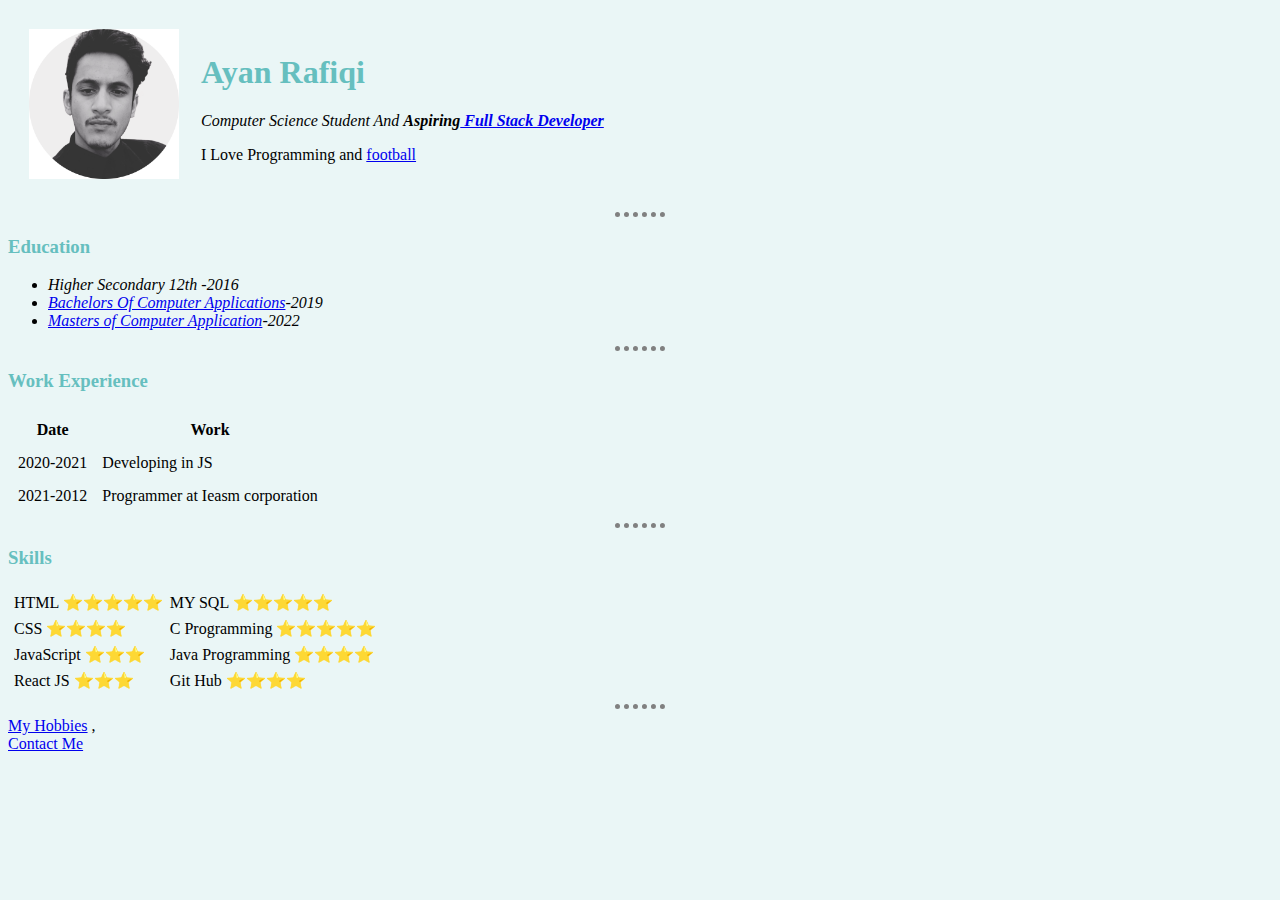
<file: 1. HTML- Personal Site/index.html>
<!DOCTYPE html>
<html>
  <head>
    <meta charset="utf-8" />
    <title>Ayan Rafiqi`s Personal site</title>
     <link rel="stylesheet" href="Css\styles.css">
  </head>

  <body  >
    <table cellspacing='20'>
     <tr>
        <td><img src= 'Images/ayanpic.png'alt='No Image found' height="150" width="150"></td> 
        <td>
            <h1>Ayan Rafiqi</h1>
            <p>
              <em>
                Computer Science Student And <strong> Aspiring<a href='https://www.freecodecamp.org/news/what-is-a-full-stack-developer-back-end-front-end-full-stack-engineer/https://www.freecodecamp.org/news/what-is-a-full-stack-developer-back-end-front-end-full-stack-engineer/'> Full Stack
                    Developer</a></strong> 
              </em>
            </p>
            <p>I Love Programming and <a href='https://en.wikipedia.org/wiki/Football' >football </a> </p>


        </td>
     </tr>
    </table>
    <hr />

<h3>Education</h3>
   <ul><em>
    <li>Higher Secondary 12th -2016</li>
    <li><a href='https://collegedunia.com/courses/bachelor-of-computer-applications-bca'>Bachelors Of Computer Applications</a>-2019</li>
    <li> <a href='https://www.sarvgyan.com/courses/mca'>Masters of Computer Application</a>-2022</li>
    </em></ul> 
<hr>
<h3> Work Experience </h3>
<table cellpadding='5'cellspacing='5'>
<thead>
    <tr>
            <th> Date </th>
            <th> Work </th>
    </tr>
    </thead>
<tbody>
    <tr>
        <td> 2020-2021 </td>
        <td>Developing in JS </td>
        </tr>
    <tr>
        <td>2021-2012</td>
        <td>Programmer at Ieasm corporation</td>
    </tr>
    </tbody>
        
</table>
<hr>
<h3>Skills</h3>
<table  cellspacing='5'>
<tr>
    <td>HTML  ⭐⭐⭐⭐⭐</td>
    <td>MY SQL  ⭐⭐⭐⭐⭐</td>    
</tr>
<tr>
    <td>CSS  ⭐⭐⭐⭐</td>
    <td>C Programming ⭐⭐⭐⭐⭐</td>    
</tr>
<tr>
    <td>JavaScript  ⭐⭐⭐</td>
    <td>Java Programming  ⭐⭐⭐⭐</td>    
</tr>
<tr>
    <td>React JS  ⭐⭐⭐</td>
    <td>Git Hub ⭐⭐⭐⭐</td>    
</tr>

</table>








<hr>
 <a href='hobbies.html'>My Hobbies</a> ,</br>
 <a href='contact-me.html'>Contact Me</a>

  
  </body>
</html>
</file>
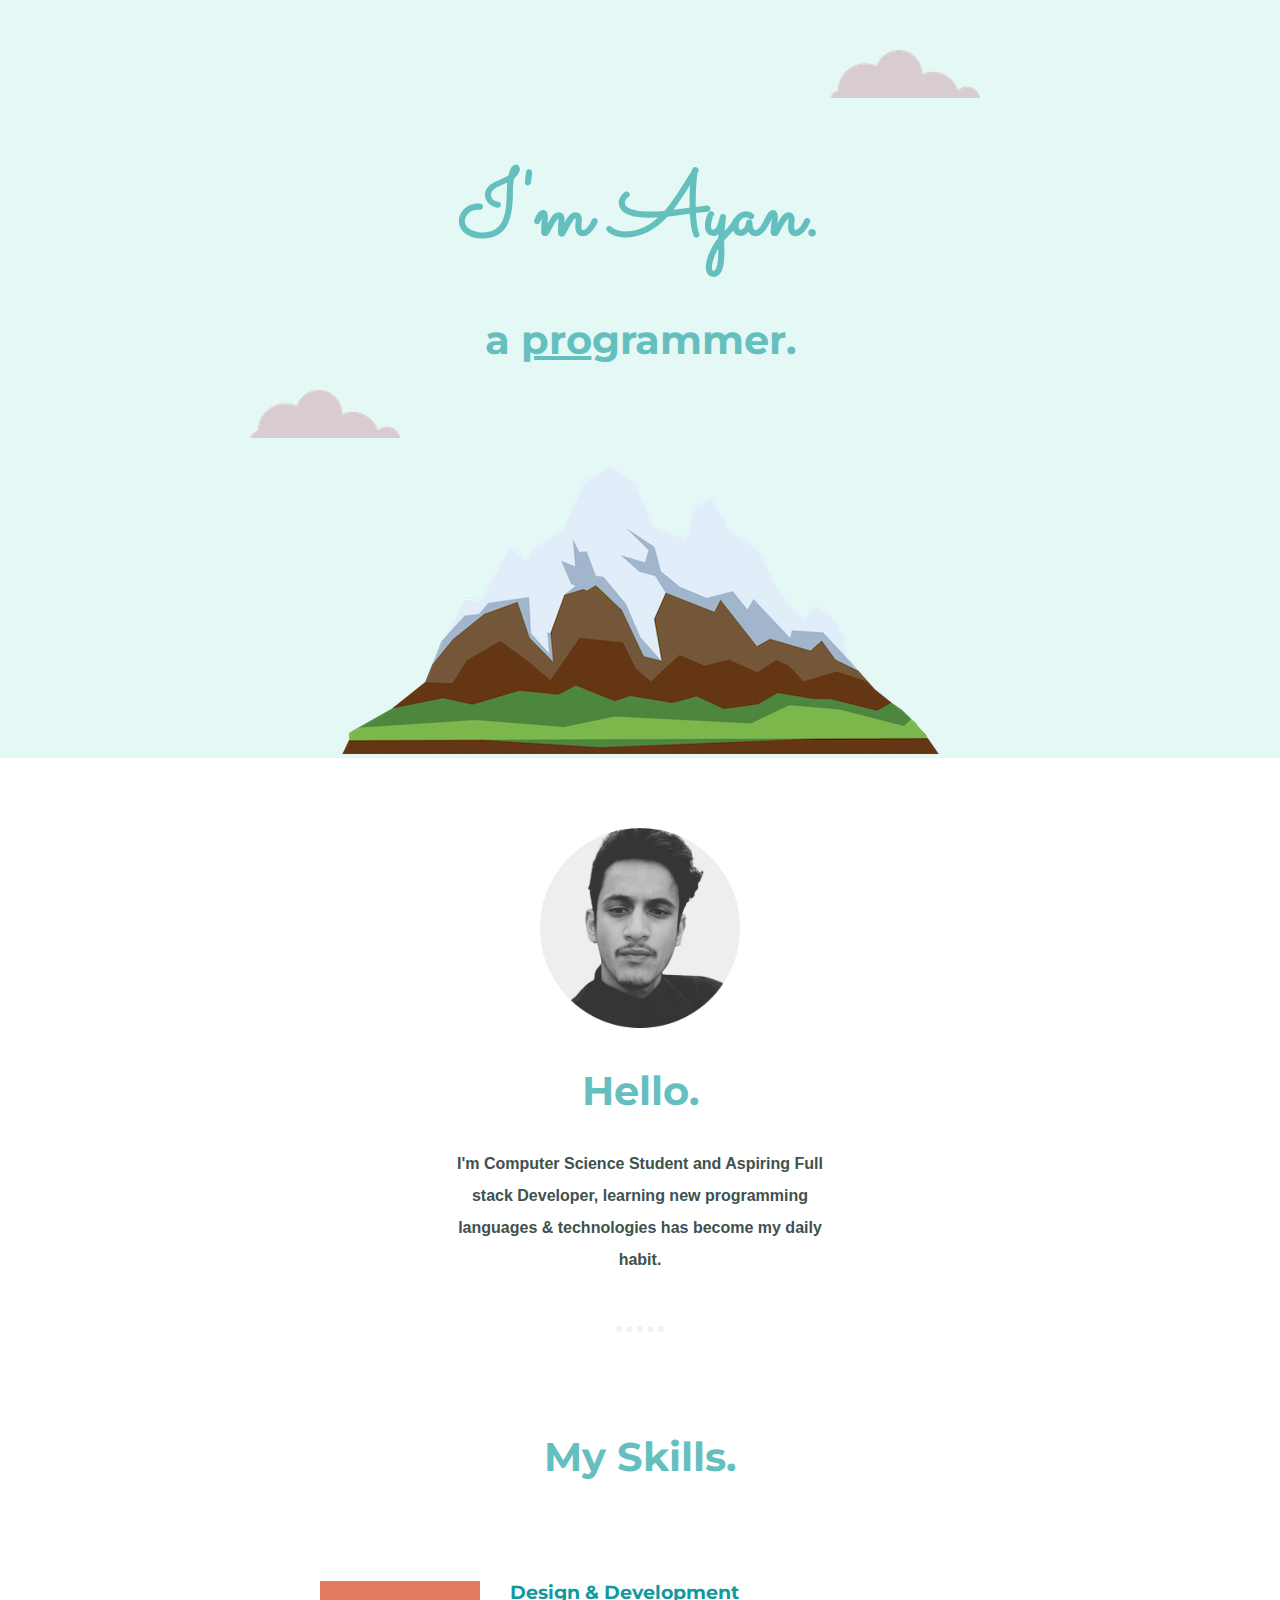
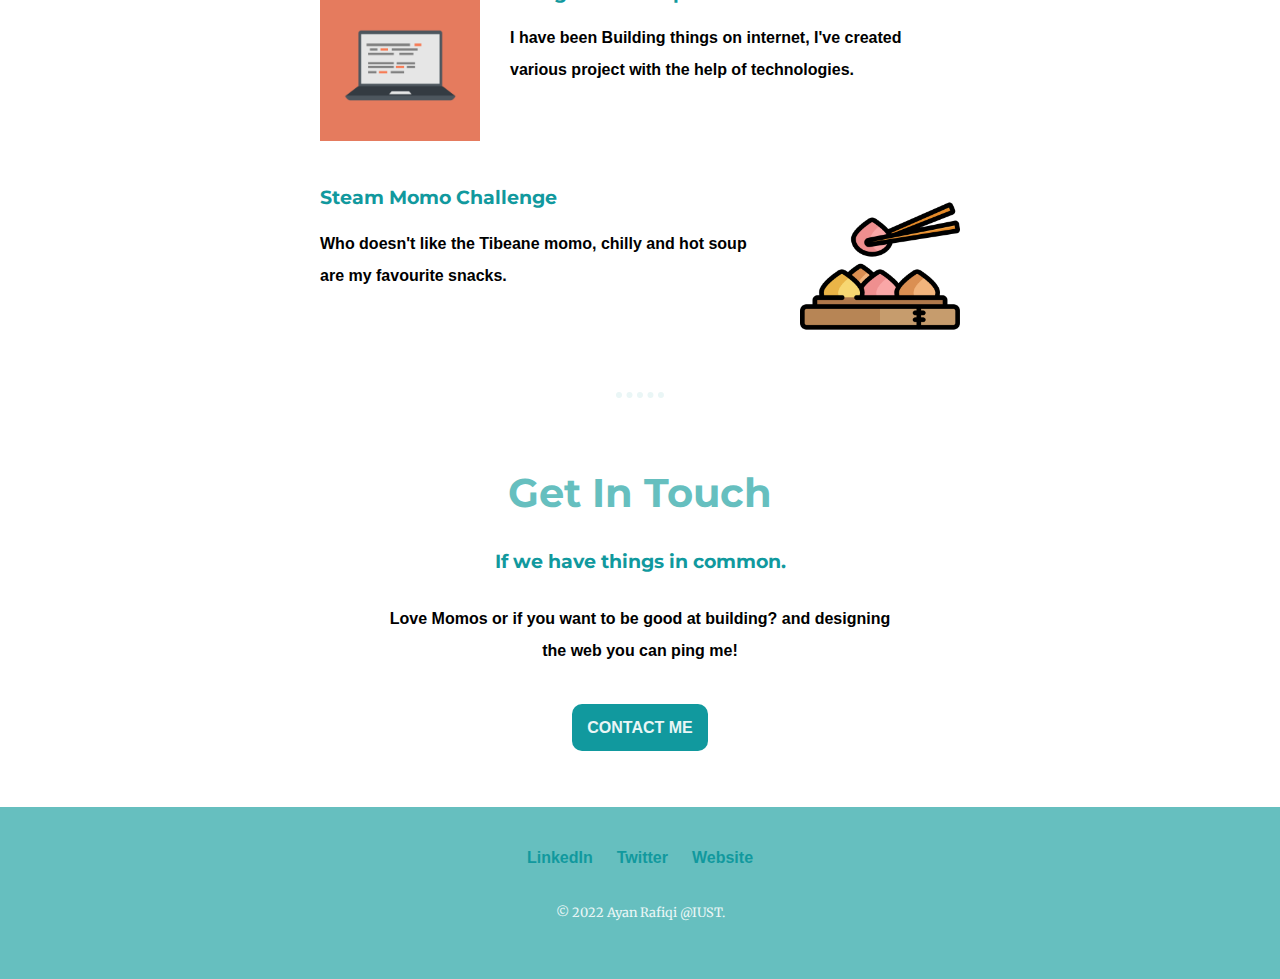
<file: 2. CSS- My Site/index.html>
<!DOCTYPE html>
<html>
  <head>
    <title>Ayan Rafiqi</title>
    <meta charset="utf-8" />
    <link rel="stylesheet" href="css/styles.css" />
    <link rel="icon" href="favicon.ico" />
    <link rel="preconnect" href="https://fonts.googleapis.com" />
    <link rel="preconnect" href="https://fonts.gstatic.com" crossorigin />
    <link
      href="https://fonts.googleapis.com/css2?family=Merriweather:ital,wght@1,300&family=Montserrat:wght@100&family=Sacramento&display=swap"
      rel="stylesheet"
    />
  </head>
  <body>
    <div class="top-container">
      <img class="top-cloud" src="images/cloud.png" alt="cloud-image" />
      <h1>I'm Ayan.</h1>
      <h2>a <span class="pro">pro</span>grammer.</h2>

      <img class="bottom-cloud" src="images/cloud.png" alt="cloud-image" />
      <img src="images/mountain.png" alt="moutain-image" />
    </div>
    <div class="middle-container">
      <div class="profile">
        <img
          src="images/ayanpic.png"
          alt="profile pic"
          height="200"
          width="200"
        />
        <h2>Hello.</h2>
        <p class="my-description">
          I'm Computer Science Student and Aspiring Full stack Developer,
          learning new programming languages & technologies has become my daily
          habit.
        </p>
      </div>

      <hr />
      <div class="skills">
        <h2>My Skills.</h2>
        <div class="skill-row">
          <img class="skill-img" src="images/computer.png" alt="my skills" />
          <h3>Design & Development</h3>
          <p class="design-para">
            I have been Building things on internet, I've created various
            project with the help of technologies.
          </p>
        </div>
        <div class="skill-row">
          <img class="momo-img" src="images/momo.png" alt="" />
          <h3>Steam Momo Challenge</h3>
          <p class="momo-para">
            Who doesn't like the Tibeane momo, chilly and hot soup are my
            favourite snacks.
          </p>
        </div>
      </div>
      <hr />
      <div class="contact-me">
        <h2>Get In Touch</h2>
        <h3>If we have things in common.</h3>
        <p class="contact-para">
          Love Momos or if you want to be good at building? and designing the
          web you can ping me!
        </p>
        <a class="btn" href="mailto:ayanrafiqui@gmail.com">CONTACT ME</a>
      </div>
    </div>

    <div class="bottom-container">
      <a
        class="footer-linka"
        href="https://www.linkedin.com/in/ayan-rafiqi-4179481b3/?originalSubdomain=in"
        >LinkedIn</a
      >
      <a class="footer-linkb" href="https://www.twitter.com/ayan_rafiqi"
        >Twitter</a
      >
      <a class="footer-linkc" href="www.soon.com">Website</a>
      <p class="copyright">© 2022 Ayan Rafiqi @IUST.</p>
    </div>
  </body>
</html>
</file>
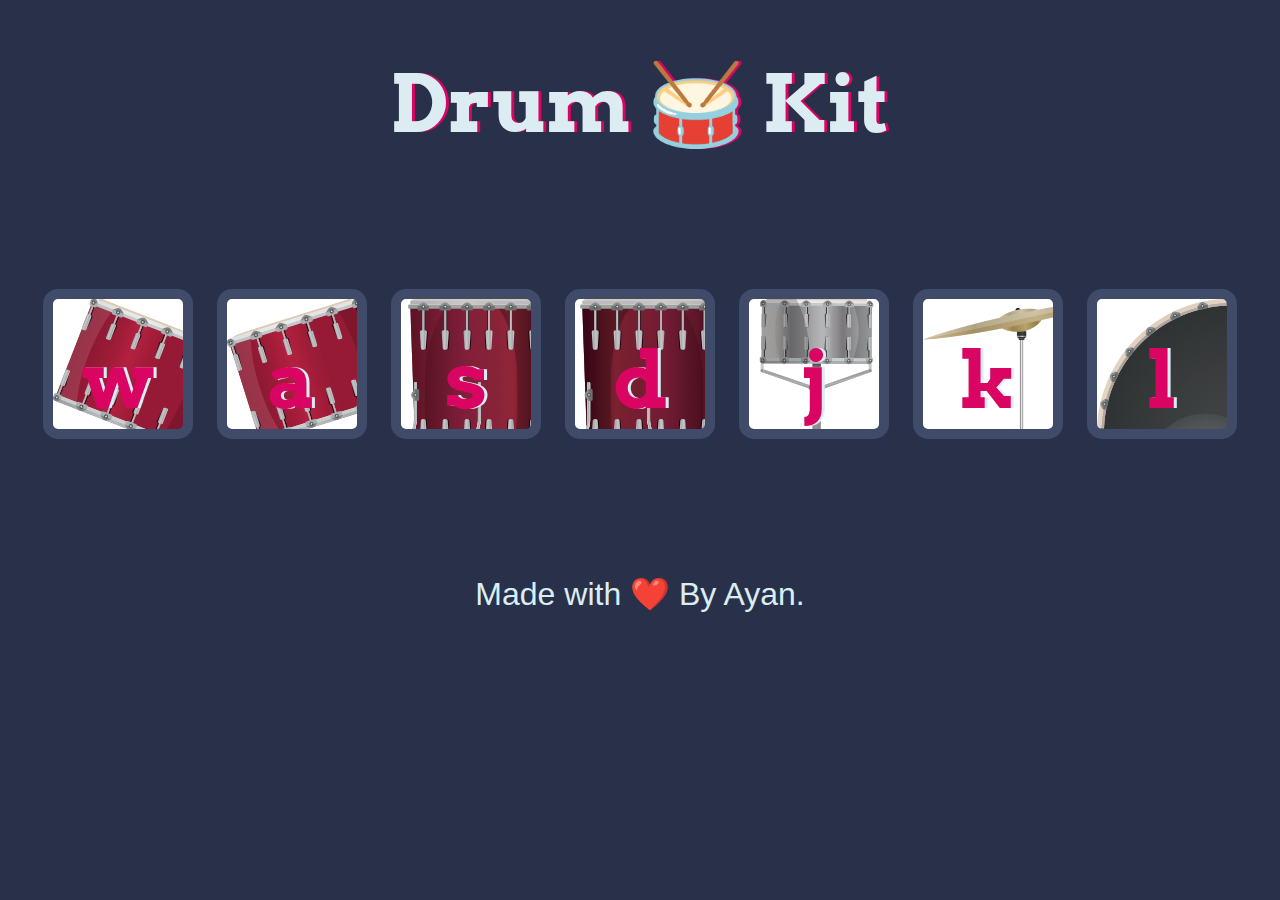
<file: 4. JS- Drum Kit/index.html>
<!DOCTYPE html>
<html lang="en" dir="ltr">
  <head>
    <meta charset="utf-8" />
    <title>Drum Kit</title>
    <link rel="stylesheet" href="styles.css" />
    <link
      href="https://fonts.googleapis.com/css?family=Arvo"
      rel="stylesheet"
    />
  </head>

  <body>
    <h1 id="title">Drum 🥁 Kit</h1>
    <div class="set">
      <button class="w drum">w</button>
      <button class="a drum">a</button>
      <button class="s drum">s</button>
      <button class="d drum">d</button>
      <button class="j drum">j</button>
      <button class="k drum">k</button>
      <button class="l drum">l</button>
    </div>

    <footer>Made with ❤️ By Ayan.</footer>
    <script src="index.js"></script>
  </body>
</html>
</file>
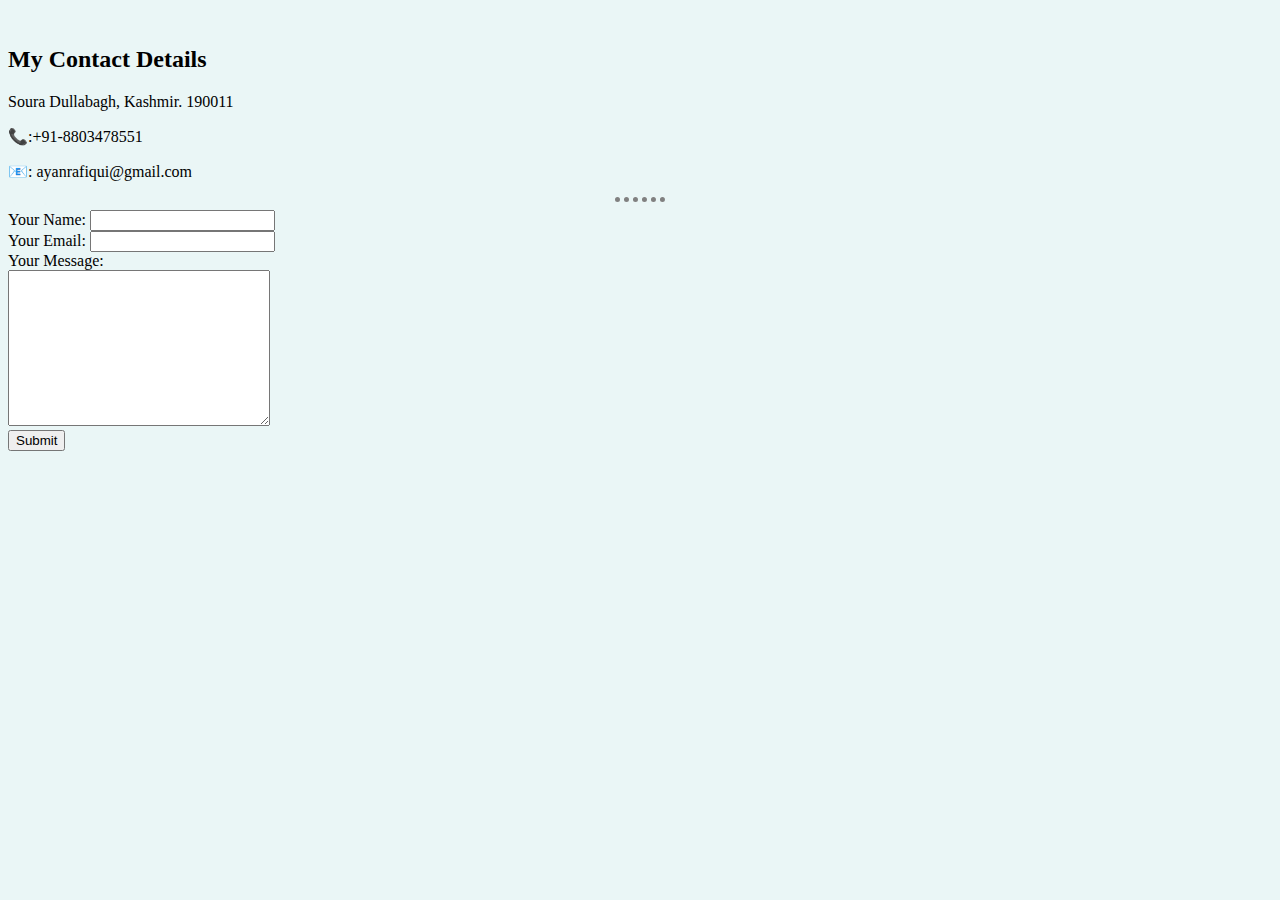
<file: 1. HTML- Personal Site/contact-me.html>
<!DOCTYPE html>
<html>
  <head>
    <meta charset="utf-8" />
    <title>My Contact</title>
    <link rel="stylesheet" href="Css\styles.css">
  </head>
  <br>
   <h2> My Contact Details </h2>
   <p> Soura Dullabagh, Kashmir. 190011 </p> 
   <p> 📞:+91-8803478551 </p> 
    <p> 📧: ayanrafiqui@gmail.com</p>
    <hr>
   <form action='mailto:ayanrafiqui@gmail.com' method='post' enctype="text/plain">
    <label>Your Name:</label>
    <input type='text'  name='YourName'><br>
    <label>Your Email:</label>
    <input type='email' name='YourEmail'><br>
    <label>Your Message:</label><br>
    <textarea name ='YourMessage' rows='10' cols=30 ></textarea><br>

    <input type='submit' >






   </form>


  </body>
</html>
</file>
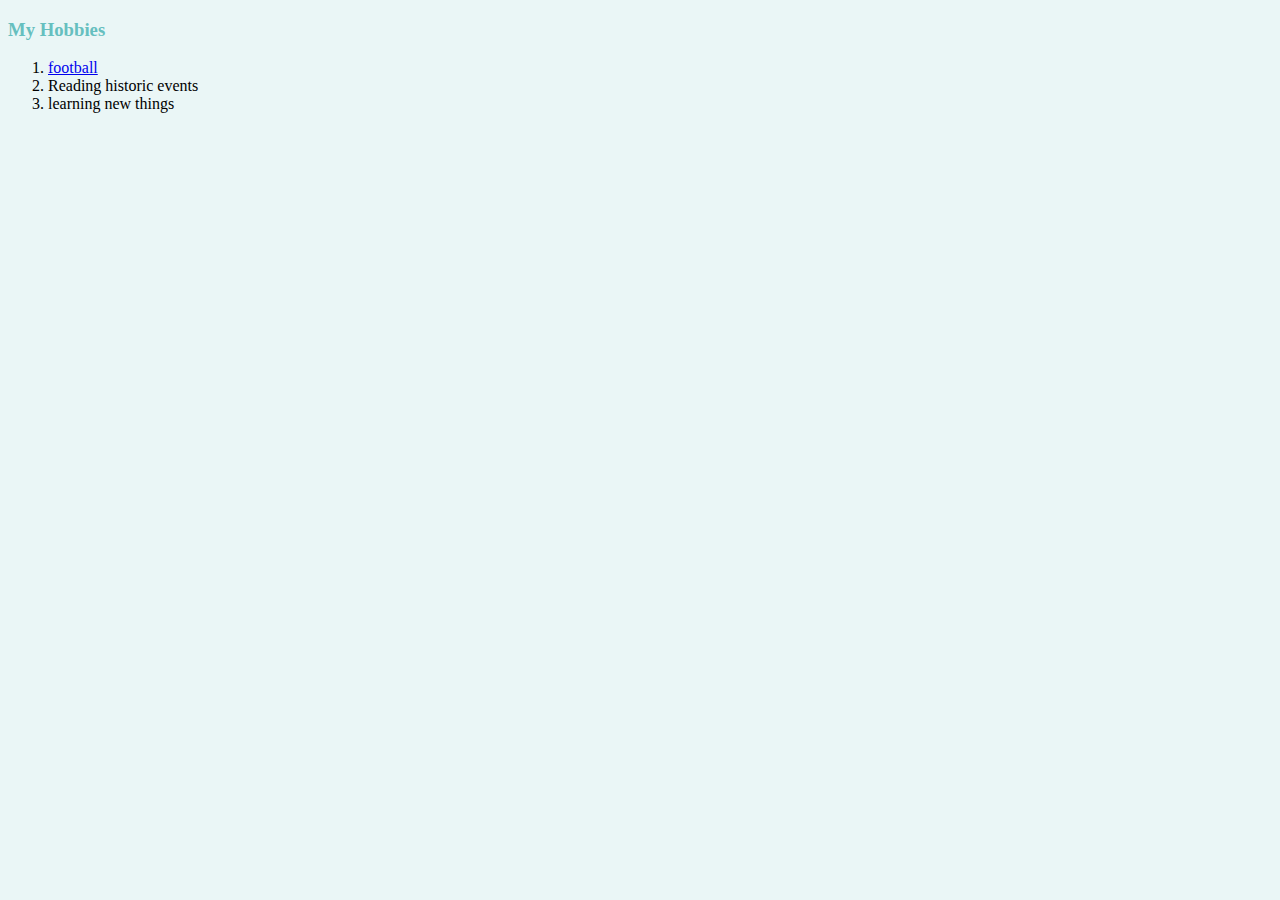
<file: 1. HTML- Personal Site/hobbies.html>
<!DOCTYPE html>
<html>
  <head>
    <meta charset="utf-8" />
    <title>My Hobbies</title>
    <link rel="stylesheet" href="Css\styles.css">
  </head>
  <body>
    <h3>My Hobbies</h3>
    <ol>
      <li><a href=https://en.wikipedia.org/wiki/Football>football </a> </li>
      <li>Reading historic events</li>
      <li>learning new things</li>
    </ol>
  </body>
</html>
</file>
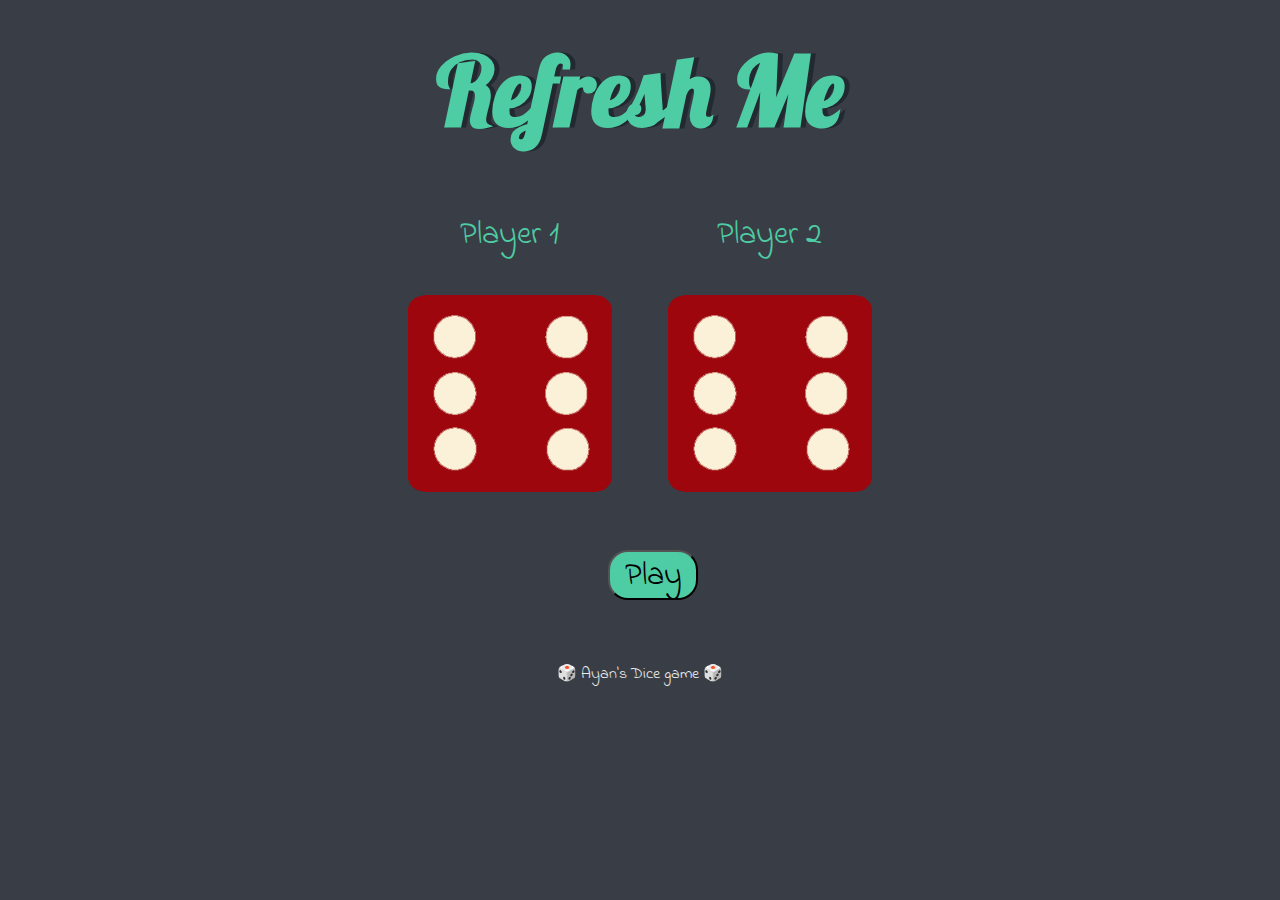
<file: 3. JSDOM- Dicee Game/dicee.html>
<!DOCTYPE html>
<html lang="en" dir="ltr">
  <head>
    <meta charset="utf-8" />
    <title>Dicee</title>
    <link rel="stylesheet" href="styles.css" />
    <link
      href="https://fonts.googleapis.com/css?family=Indie+Flower|Lobster"
      rel="stylesheet"
    />
  </head>
  <body>
    <div class="container">
      <h1>Refresh Me</h1>

      <div class="dice">
        <p>Player 1</p>
        <img class="img1" src="images/dice6.png" />
      </div>

      <div class="dice">
        <p>Player 2</p>
        <img class="img2" src="images/dice6.png" />
      </div>
    </div>
    <script src="index.js"></script>
    
     <button onClick="play()">Play  </button
    
   </body>

  <footer>🎲 Ayan's Dice game 🎲</footer>
</html>
</file>
<file: 2. CSS- My Site/css/styles.css>
h1 {
  margin: 50px auto 0px auto;
  font-family: "Sacramento", cursive;
  font-size: 5.625rem;
  color: #66bfbf;
}
.pro {
  text-decoration: underline;
}
.middle-container {
  margin-top: 70px;
}

h2 {
  color: #66bfbf;
  font-family: "Montserrat", sans-serif;
  font-weight: bold;
  font-size: 2.5rem;
}

h3 {
  font-family: "Montserrat", sans-serif;
  color: #11999e;
  font-weight: bold;
}

body {
  margin: 0px;
  text-align: center;
  font-family: "Merriweather", serif;
}
p {
  line-height: 2;
}

hr {
  border-style: none;
  border-top-style: dotted;
  border-width: 6px;
  border-color: #eaf6f6;
  width: 48px;
  margin: 50px auto;
}

.my-description {
  margin: auto;
  color: #40514e;
  font-weight: bold;
  font-family: Arial, serif;
  width: 30%;
}

.skills {
  margin-top: 100px;
}
.skill-row {
  width: 50%;
  margin: 100px auto 100px auto;
  text-align: left;
}
.skill-img {
  float: left;
  width: 25%;
  margin-right: 30px;
}
.momo-img {
  width: 25%;
  float: right;
  margin-left: 30px;
}

.top-container {
  padding-top: 100px;
  background-color: #e4f9f5;
  position: relative;
}
.bottom-container {
  background-color: #66bfbf;
  padding-top: 40px;
  padding-bottom: 20px;
}

.top-cloud {
  position: absolute;
  top: 50px;
  right: 300px;
}

.bottom-cloud {
  position: absolute;
  bottom: 320px;
  left: 250px;
}
.design-para {
  font-weight: bold;
  font-family: Arial, serif;
}

.momo-para {
  font-weight: bold;
  font-family: Arial, serif;
}

.btn {
  color: #eaf6f6;
  padding: 15px;
  text-decoration: none;
  background-color: #11999e;
  border-radius: 10px;
  font-style: bold;
  font-family: Arial, serif;
}

.contact-me {
  margin-bottom: 70px;
  margin-top: 70px;
}

.contact-para {
  margin: 30px auto 50px auto;
  font-family: arial, serif;
  line-height: 2;
  font-weight: 700;
  width: 40%;
}
.copyright {
  padding: 20px 0;
  color: #eaf6f6;
  font-size: 80%;
}

a {
  color: #11999e;
  text-decoration: none;
  font-family: Arial, serif;
  margin: 10px;
  font-weight: bold;
}
a:hover {
  color: #eaf6f6;
  text-decoration: underline;
}
</file>
<file: 4. JS- Drum Kit/styles.css>
body {
  text-align: center;
  background-color: #283149;
}

h1 {
  font-size: 5rem;
  color: #dbedf3;
  font-family: "Arvo", cursive;
  text-shadow: 3px 0 #da0463;
}

footer {
  color: #dbedf3;
  font-family: sans-serif;
  font-size: 2rem;
}

.w {
  background-image: url("images/tom1.png");
}

.a {
  background-image: url("images/tom2.png");
}

.s {
  background-image: url("images/tom3.png");
}

.d {
  background-image: url("images/tom4.png");
}

.j {
  background-image: url("images/snare.png");
}

.k {
  background-image: url("images/crash.png");
}

.l {
  background-image: url("images/kick.png");
}

.set {
  margin: 10% auto;
}

.game-over {
  background-color: red;
  opacity: 0.8;
}

.pressed {
  box-shadow: 0 3px 4px 0 #dbedf3;
  opacity: 0.5;
}

.red {
  color: red;
}

.drum {
  outline: none;
  border: 10px solid #404b69;
  font-size: 5rem;
  font-family: "Arvo", cursive;
  line-height: 2;
  font-weight: 900;
  color: #da0463;
  text-shadow: 3px 0 #dbedf3;
  border-radius: 15px;
  display: inline-block;
  width: 150px;
  height: 150px;
  text-align: center;
  margin: 10px;
  background-color: white;
}
</file>
<file: 3. JSDOM- Dicee Game/styles.css>
.container {
  width: 70%;
  margin: auto;
  text-align: center;
}

.dice {
  text-align: center;
  display: inline-block;
}
button {
  width: 90px;
  height: 50px;
  margin: 50px 600px;
  background-color: #4ecca3;
  border-radius: 20px;
  font-size: 2rem;
  font-family: "Indie Flower", cursive;
}

body {
  background-color: #393e46;
}

h1 {
  margin: 30px;
  font-family: "Lobster", cursive;
  text-shadow: 5px 0 #232931;
  font-size: 6rem;
  color: #4ecca3;
}

p {
  font-size: 2rem;
  color: #4ecca3;
  font-family: "Indie Flower", cursive;
}

img {
  width: 80%;
}

footer {
  margin-top: 1%;
  color: #eeeeee;
  text-align: center;
  font-family: "Indie Flower", cursive;
}
</file>
